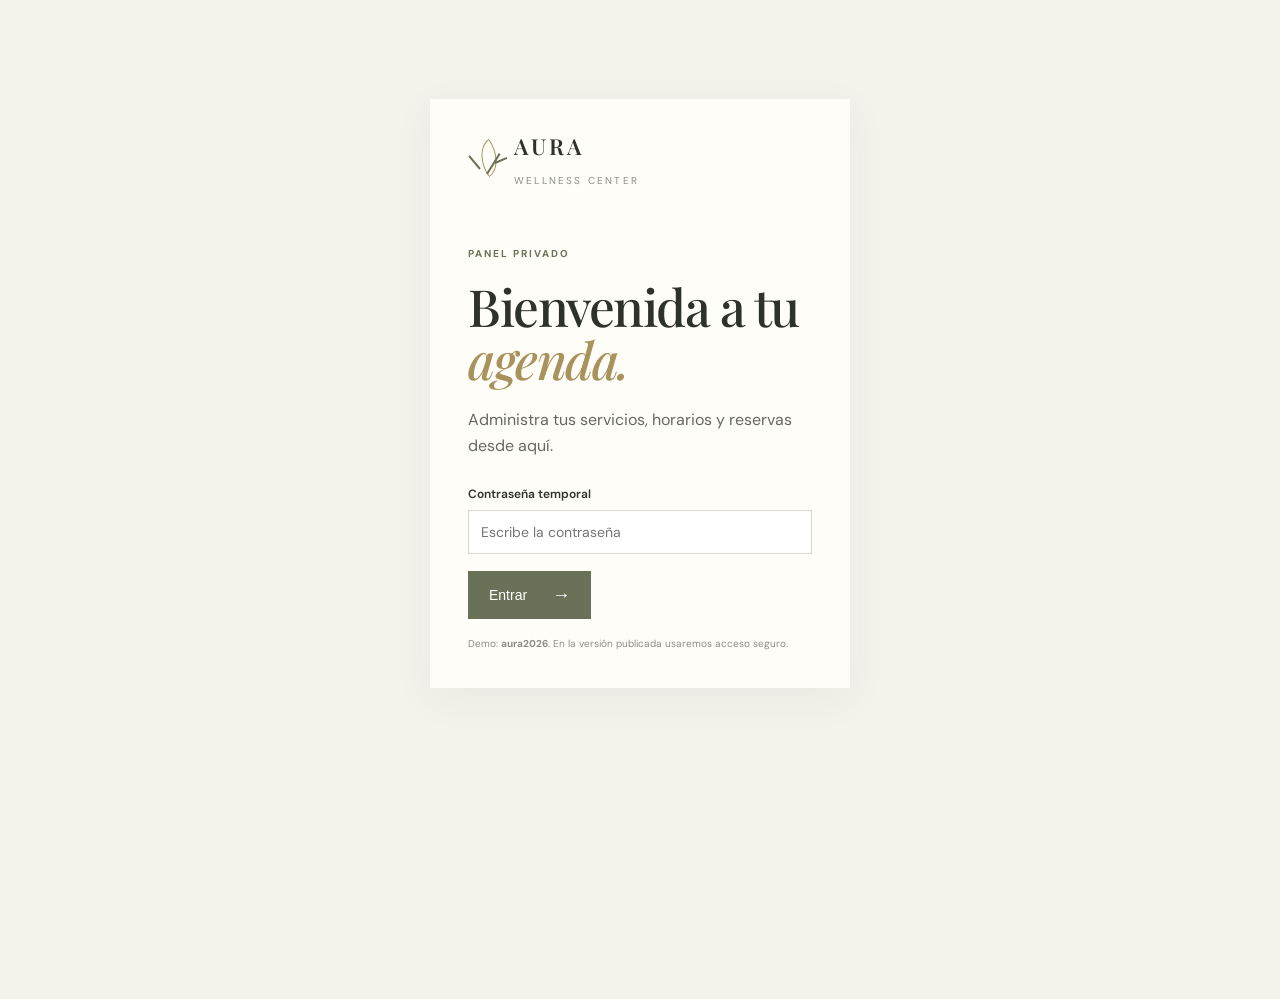
<file: aura-centro-bienestar/admin.html>
<!doctype html><html lang="es"><head><meta charset="UTF-8"><meta name="viewport" content="width=device-width,initial-scale=1.0"><title>Administración | Aura</title><link rel="preconnect" href="https://fonts.googleapis.com"><link rel="preconnect" href="https://fonts.gstatic.com" crossorigin><link href="https://fonts.googleapis.com/css2?family=DM+Sans:wght@400;500;600;700&family=Playfair+Display:ital,wght@0,500;0,600;1,500&display=swap" rel="stylesheet"><link rel="stylesheet" href="styles.css"></head><body class="admin-page"><main id="login" class="login-card"><a class="brand" href="index.html"><span class="brand-mark"><i></i><i></i><i></i></span><span><strong>AURA</strong><small>wellness center</small></span></a><p class="eyebrow">Panel privado</p><h1>Bienvenida a tu <em>agenda.</em></h1><p>Administra tus servicios, horarios y reservas desde aquí.</p><form id="login-form"><label>Contraseña temporal<input id="password" type="password" required placeholder="Escribe la contraseña"></label><button class="button" type="submit">Entrar <span>→</span></button><small>Demo: <b>aura2026</b>. En la versión publicada usaremos acceso seguro.</small></form></main><main id="dashboard" hidden><aside class="admin-side"><a class="brand" href="index.html"><span class="brand-mark"><i></i><i></i><i></i></span><span><strong>AURA</strong><small>wellness center</small></span></a><p class="admin-label">Administración</p><nav><a class="active" href="#agenda">Agenda</a><a href="#servicios-admin">Servicios</a><a href="#contenido">Contenido</a></nav><a href="index.html" class="visit-link">↗ Ver sitio web</a></aside><section class="admin-main"><header class="admin-header"><div><p class="eyebrow">Panel de Aura</p><h1>Buenos días, <em>Aura.</em></h1></div><button id="logout" class="outline-button">Salir</button></header><section class="dashboard-section" id="agenda"><div class="section-title"><div><h2>Agenda de citas</h2><p>Revisa y organiza las solicitudes recibidas.</p></div><label class="block-day">Bloquear día<input type="date" id="block-date"><button id="block-button">Bloquear</button></label></div><div class="calendar-hint" id="blocked-days"></div><div id="booking-list" class="booking-list"></div></section><section class="dashboard-section" id="servicios-admin"><div class="section-title"><div><h2>Servicios y horarios</h2><p>Define la duración y las horas disponibles para cada actividad.</p></div><button id="new-service" class="outline-button">+ Nuevo servicio</button></div><div id="service-admin-list" class="admin-service-list"></div><form id="service-form" class="editor-card" hidden><h3 id="service-form-title">Nuevo servicio</h3><input type="hidden" id="service-id"><div class="form-row"><label>Nombre<input id="service-name" required></label><label>Duración (minutos)<input id="service-duration" type="number" min="15" step="15" required></label></div><label>Descripción<textarea id="service-description" rows="2" required></textarea></label><label>Horas disponibles <small>Separadas por coma, por ejemplo: 09:00, 10:30, 14:00</small><input id="service-hours" required></label><div class="editor-actions"><button class="button" type="submit">Guardar servicio</button><button class="plain-button" id="cancel-service" type="button">Cancelar</button></div></form></section><section class="dashboard-section" id="contenido"><div class="section-title"><div><h2>Contenido de la página</h2><p>Edita lo esencial que ven los visitantes.</p></div></div><form id="content-form" class="editor-card"><div class="form-row"><label>Ciudad<input id="business-city" required></label><label>WhatsApp (con indicativo)<input id="business-phone" required></label></div><label>Título principal <small>Puedes usar &lt;em&gt;texto&lt;/em&gt; para resaltarlo.</small><input id="business-title" required></label><label>Texto principal<textarea id="business-text" rows="3" required></textarea></label><button class="button" type="submit">Guardar cambios</button></form></section></section></main><script src="admin.js"></script></body></html>
</file>
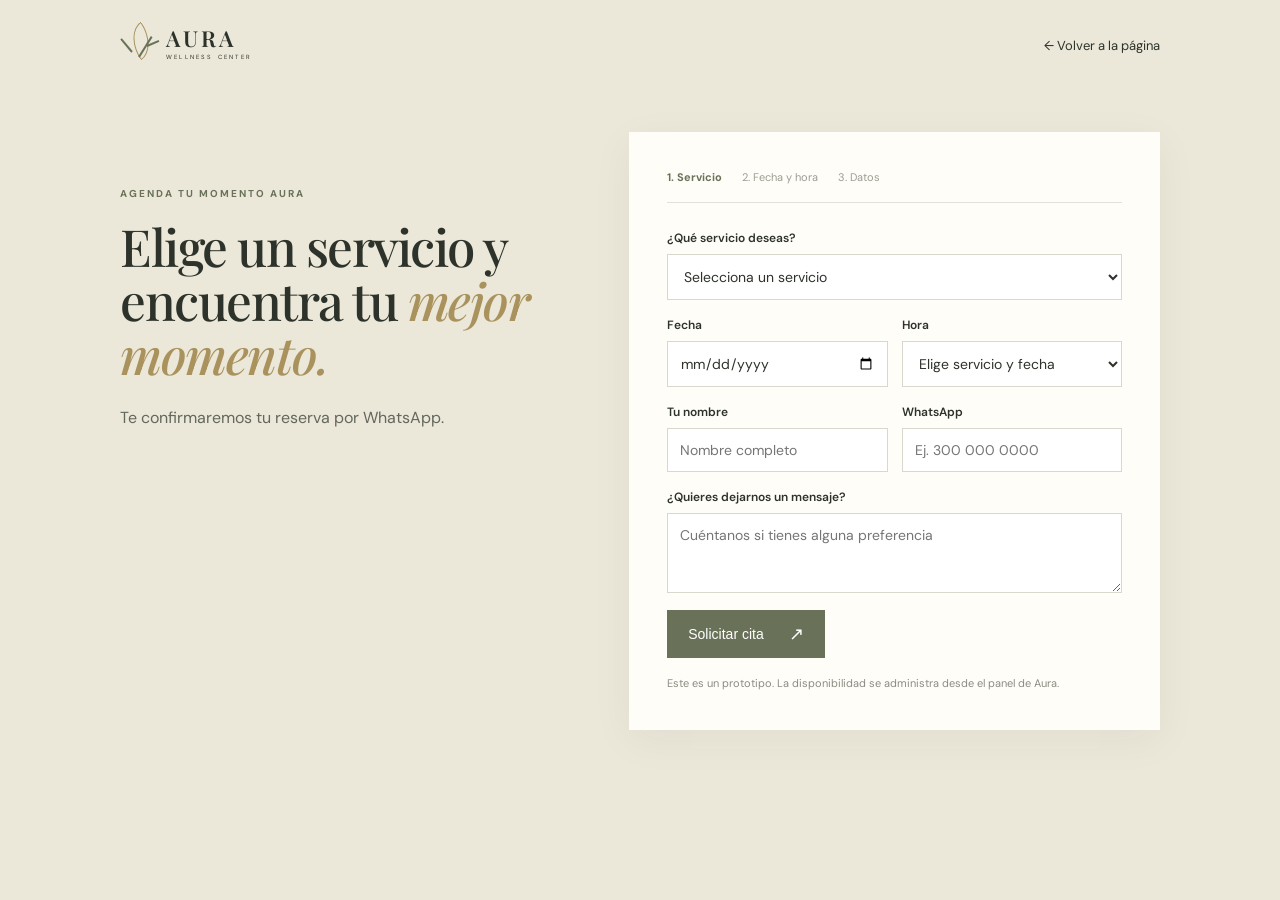
<file: aura-centro-bienestar/reservar.html>
<!doctype html><html lang="es"><head><meta charset="UTF-8"><meta name="viewport" content="width=device-width,initial-scale=1.0"><title>Agenda tu cita | Aura</title><link rel="preconnect" href="https://fonts.googleapis.com"><link rel="preconnect" href="https://fonts.gstatic.com" crossorigin><link href="https://fonts.googleapis.com/css2?family=DM+Sans:wght@400;500;600;700&family=Playfair+Display:ital,wght@0,500;0,600;1,500&display=swap" rel="stylesheet"><link rel="stylesheet" href="styles.css"></head><body class="booking-page"><header class="simple-header"><a class="brand" href="index.html"><span class="brand-mark"><i></i><i></i><i></i></span><span><strong>AURA</strong><small>wellness center</small></span></a><a href="index.html" class="back-link">← Volver a la página</a></header><main class="booking-shell"><section class="booking-intro"><p class="eyebrow">Agenda tu momento Aura</p><h1>Elige un servicio y encuentra tu <em>mejor momento.</em></h1><p>Te confirmaremos tu reserva por WhatsApp.</p></section><section class="booking-card"><div class="steps"><span class="active">1. Servicio</span><span>2. Fecha y hora</span><span>3. Datos</span></div><form id="booking-form"><label>¿Qué servicio deseas?<select id="service" required></select></label><div class="form-row"><label>Fecha<input type="date" id="date" required></label><label>Hora<select id="time" required><option value="">Primero elige una fecha</option></select></label></div><div class="form-row"><label>Tu nombre<input id="name" required placeholder="Nombre completo"></label><label>WhatsApp<input id="phone" required placeholder="Ej. 300 000 0000"></label></div><label>¿Quieres dejarnos un mensaje?<textarea id="message" rows="3" placeholder="Cuéntanos si tienes alguna preferencia"></textarea></label><button class="button" type="submit">Solicitar cita <span>↗</span></button><p class="booking-help">Este es un prototipo. La disponibilidad se administra desde el panel de Aura.</p></form><div class="success-message" id="success" hidden><span>✦</span><h2>¡Solicitud recibida!</h2><p>Tu cita quedó registrada. Aura se comunicará contigo para confirmarla.</p><a class="button" href="index.html">Volver al inicio</a></div></section></main><script src="booking.js"></script></body></html>
</file>
<file: aura-centro-bienestar/styles.css>
:root{--ink:#2d332a;--olive:#697258;--sage:#c8cbb6;--cream:#f8f6ef;--sand:#e8e0cf;--gold:#a9925c;--line:rgba(45,51,42,.14)}*{box-sizing:border-box}html{scroll-behavior:smooth}body{margin:0;background:var(--cream);color:var(--ink);font-family:"DM Sans",sans-serif;font-size:16px}.header{height:88px;display:flex;align-items:center;justify-content:space-between;max-width:1240px;margin:auto;padding:0 32px}.brand{display:flex;align-items:center;gap:9px;color:var(--ink);text-decoration:none}.brand strong{font-family:"Playfair Display",serif;font-size:22px;letter-spacing:3px;font-weight:600;display:block;line-height:.85}.brand small{font-size:6px;letter-spacing:2.2px;text-transform:uppercase;display:block;text-align:center;margin-top:5px}.brand-mark{width:37px;height:42px;display:block;position:relative}.brand-mark:before{content:"";position:absolute;border:1.5px solid var(--gold);width:20px;height:30px;border-radius:100% 0 100% 0;transform:rotate(-35deg);left:10px;top:1px}.brand-mark i{position:absolute;background:var(--olive);width:2px;height:24px;left:18px;top:9px;transform:rotate(32deg);transform-origin:bottom}.brand-mark i:nth-child(2){height:17px;left:11px;top:11px;transform:rotate(-40deg)}.brand-mark i:nth-child(3){height:13px;left:26px;top:9px;transform:rotate(67deg)}.nav{display:flex;align-items:center;gap:28px}.nav>a{color:var(--ink);text-decoration:none;font-size:14px}.button{display:inline-flex;align-items:center;gap:25px;background:var(--olive);border:1px solid var(--olive);color:white;padding:15px 20px;text-decoration:none;font-size:14px;transition:.25s}.button:hover{background:var(--ink);border-color:var(--ink);transform:translateY(-2px)}.button span{font-size:18px;line-height:10px}.button-small{padding:10px 16px;margin-left:8px}.menu-button{display:none;background:none;border:0;width:34px;padding:8px}.menu-button span{background:var(--ink);display:block;height:1px;margin:6px 0}.hero{min-height:590px;max-width:1240px;margin:0 auto;display:grid;grid-template-columns:1.05fr .95fr;gap:65px;padding:70px 32px 78px}.eyebrow{text-transform:uppercase;letter-spacing:2px;font-size:10px;font-weight:700;color:var(--olive);margin:0 0 20px}.hero h1,.intro h2,.section-heading h2,.ritual h2,.contact h2{font-family:"Playfair Display",serif;font-size:clamp(42px,5vw,68px);line-height:1.06;font-weight:500;letter-spacing:-2.3px;margin:0}.hero h1 em,h2 em{font-weight:500;color:var(--gold)}.hero-text{line-height:1.65;max-width:470px;color:#606458;margin:27px 0 31px}.hero-actions{display:flex;align-items:center;gap:30px}.text-link{font-size:13px;color:var(--ink);text-decoration:none;border-bottom:1px solid var(--ink);padding-bottom:5px}.text-link span{margin-left:5px}.hero-note{display:flex;gap:9px;align-items:center;margin-top:60px;font-size:12px;color:#606458}.heart{font-size:20px;color:var(--gold)}.hero-art{position:relative;min-height:440px;background:linear-gradient(145deg,#d9d7c8,#b4b59f);overflow:hidden}.sun{position:absolute;width:275px;height:275px;border-radius:50%;background:#dfc58c;right:-45px;top:-53px;opacity:.65}.arch{position:absolute;width:280px;height:360px;border:48px solid #f2eedf;border-bottom:0;border-radius:150px 150px 0 0;bottom:0;left:15%}.leaf{position:absolute;background:var(--olive);width:84px;height:180px;border-radius:100% 0 100% 0;transform:rotate(-37deg);opacity:.85}.leaf-one{bottom:65px;right:44px}.leaf-two{height:130px;width:63px;bottom:24px;right:108px;transform:rotate(33deg);background:#849075}.art-card{position:absolute;left:0;bottom:0;width:55%;padding:30px;background:#fcfaf3;color:var(--olive);font-family:"Playfair Display",serif}.art-card span,.art-card small{font-family:"DM Sans",sans-serif;display:block;font-size:10px;letter-spacing:1px;text-transform:uppercase}.art-card strong{font-size:34px;font-style:italic;font-weight:500;display:block;margin:4px 0 9px}.intro{background:#ebe7d9;text-align:center;padding:92px 24px}.intro h2{font-size:clamp(36px,4vw,54px)}.intro>p:not(.eyebrow){max-width:590px;line-height:1.7;color:#62665b;margin:25px auto 42px}.intro-stats{display:flex;justify-content:center;gap:0}.intro-stats div{display:flex;flex-direction:column;padding:0 40px;border-right:1px solid var(--line)}.intro-stats div:last-child{border:0}.intro-stats strong{font-family:"Playfair Display",serif;font-size:22px;font-weight:500}.intro-stats span{font-size:11px;text-transform:uppercase;letter-spacing:1px;color:#77796f;margin-top:4px}.services{padding:115px max(32px,calc((100% - 1176px)/2))}.section-heading{display:flex;justify-content:space-between;align-items:end;gap:30px;margin-bottom:50px}.section-heading h2{max-width:700px;font-size:clamp(36px,4vw,55px)}.section-heading>p{max-width:270px;color:#6e7069;font-size:14px;line-height:1.6;margin:0 0 6px}.service-grid{display:grid;grid-template-columns:repeat(3,1fr);gap:14px}.service-card{min-height:280px;background:#eff0e8;padding:27px;position:relative;display:flex;flex-direction:column}.service-card:nth-child(2),.service-card:nth-child(5){background:#e5ddcf}.service-card.featured{background:var(--olive);color:#fff}.service-number{font-size:11px;letter-spacing:1px;opacity:.7}.service-icon{font-size:36px;font-family:"Playfair Display",serif;margin:22px 0 13px;color:var(--gold)}.service-card h3{font-family:"Playfair Display",serif;font-size:25px;font-weight:500;margin:0 0 10px}.service-card p{font-size:13px;line-height:1.55;max-width:280px;margin:0;color:#63675c}.featured p{color:#edf0e7}.service-card a{color:inherit;text-decoration:none;font-size:12px;border-bottom:1px solid currentColor;align-self:flex-start;margin-top:auto;padding-bottom:4px}.service-card a span{margin-left:13px;font-size:16px}.ritual{display:grid;grid-template-columns:1fr 1fr;background:#d3d5c5}.ritual-image{min-height:520px;background:linear-gradient(155deg,rgba(70,81,54,.16),rgba(255,255,255,.06)),url('https://images.unsplash.com/photo-1540555700478-4be289fbecef?auto=format&fit=crop&w=1200&q=80') center/cover;display:flex;align-items:end;padding:38px}.ritual-image span{font:italic 38px/1.08 "Playfair Display",serif;color:#fff}.ritual-copy{display:flex;flex-direction:column;justify-content:center;align-items:flex-start;padding:60px max(35px,calc((100% - 520px)/2))}.ritual-copy h2{font-size:clamp(38px,4vw,55px)}.ritual-copy>p:not(.eyebrow){max-width:400px;line-height:1.7;color:#5f6657;margin:25px 0 30px}.contact{text-align:center;background:var(--olive);color:white;padding:100px 24px}.contact .eyebrow{color:#e8dbc0}.contact h2{max-width:730px;margin:auto;font-size:clamp(40px,5vw,63px)}.contact h2 em{color:#f1dfb9}.contact>p:not(.eyebrow){margin:24px auto 30px;color:#eef0e5;font-size:14px}.button-light{background:#f4f0e6;border-color:#f4f0e6;color:var(--ink)}.button-light:hover{background:#fff;border-color:#fff}footer{max-width:1240px;margin:auto;padding:42px 32px;display:flex;justify-content:space-between;align-items:center;font-size:12px;color:#77796e}footer p{margin:4px 0}.footer-note{font-size:10px}.whatsapp{position:fixed;right:20px;bottom:20px;width:53px;height:53px;background:#4e8462;color:white;border-radius:50%;display:grid;place-items:center;font-size:31px;text-decoration:none;box-shadow:0 4px 16px #0003}
@media(max-width:750px){.header{height:76px;padding:0 20px}.nav{display:none;position:absolute;z-index:10;top:76px;left:0;right:0;background:var(--cream);padding:22px;flex-direction:column;align-items:flex-start;gap:20px;border-top:1px solid var(--line);box-shadow:0 10px 20px #0001}.nav.open{display:flex}.menu-button{display:block}.hero{display:flex;flex-direction:column;padding:47px 22px 0;gap:40px}.hero h1{font-size:47px}.hero-actions{align-items:flex-start;flex-direction:column;gap:22px}.hero-note{margin-top:34px}.hero-art{min-height:370px;margin:0 -22px}.intro{padding:75px 22px}.intro-stats div{padding:0 17px}.intro-stats strong{font-size:18px}.services{padding:75px 22px}.section-heading{display:block;margin-bottom:30px}.section-heading>p{margin-top:18px}.service-grid{grid-template-columns:1fr 1fr;gap:9px}.service-card{min-height:290px;padding:20px}.service-card h3{font-size:22px}.ritual{grid-template-columns:1fr}.ritual-image{min-height:390px}.ritual-copy{padding:65px 22px}.contact{padding:78px 22px}footer{padding:35px 22px;display:grid;grid-template-columns:1fr 1fr;gap:22px}.footer-note{grid-column:1/-1}.footer-brand{align-self:start}}@media(max-width:400px){.service-grid{grid-template-columns:1fr}.service-card{min-height:230px}.intro-stats div{padding:0 11px}.intro-stats strong{font-size:16px}.intro-stats span{font-size:9px}}
.booking-page{min-height:100vh;background:#ebe7d9}.simple-header{max-width:1100px;margin:auto;padding:24px 30px;display:flex;align-items:center;justify-content:space-between}.back-link{font-size:13px;color:var(--ink);text-decoration:none}.booking-shell{max-width:1100px;margin:42px auto 0;display:grid;grid-template-columns:.9fr 1.1fr;gap:75px;padding:0 30px 90px}.booking-intro{padding-top:55px}.booking-intro h1,.login-card h1,.admin-header h1{font:500 clamp(37px,4vw,56px)/1.05 "Playfair Display",serif;letter-spacing:-1.5px;margin:0}.booking-intro h1 em,.login-card h1 em,.admin-header h1 em{color:var(--gold)}.booking-intro>p:last-child{line-height:1.65;color:#63675c;margin-top:24px}.booking-card,.login-card{background:#fffdf8;padding:38px;box-shadow:0 10px 40px #3b40300d}.steps{display:flex;gap:20px;font-size:11px;color:#9b9c92;border-bottom:1px solid var(--line);padding-bottom:18px;margin-bottom:27px}.steps .active{color:var(--olive);font-weight:700}label{font-size:12px;font-weight:600;display:flex;flex-direction:column;gap:8px;margin-bottom:17px}input,select,textarea{width:100%;border:1px solid #d9d8ce;background:#fff;padding:12px;font:14px "DM Sans",sans-serif;color:var(--ink);outline-color:var(--olive)}textarea{resize:vertical}.form-row{display:grid;grid-template-columns:1fr 1fr;gap:14px}.booking-help{color:#8a8c83;font-size:11px;line-height:1.45;margin:18px 0 0}.success-message{text-align:center;padding:35px 10px}.success-message>span{font-size:35px;color:var(--gold)}.success-message h2{font:500 33px "Playfair Display",serif;margin:12px}.success-message p{line-height:1.6;color:#65685e;margin-bottom:25px}.admin-page{background:#f4f2eb;min-height:100vh}.login-card{width:min(420px,calc(100% - 40px));margin:11vh auto}.login-card .brand{margin-bottom:60px}.login-card>p:not(.eyebrow){color:#66695f;line-height:1.6;margin:20px 0 28px}.login-card small{display:block;color:#8c8d85;margin-top:18px;font-size:10px}.admin-page [hidden]{display:none!important}.admin-side{position:fixed;inset:0 auto 0 0;width:230px;background:var(--ink);padding:34px 26px;color:#fff;display:flex;flex-direction:column}.admin-side .brand{color:#fff}.admin-side .brand-mark:before{border-color:#dfc985}.admin-side .brand-mark i{background:#d6d9c7}.admin-label{color:#aeb3a0;font-size:10px;letter-spacing:1.5px;text-transform:uppercase;margin:70px 0 12px}.admin-side nav{display:flex;flex-direction:column;gap:4px}.admin-side nav a{color:#c2c6b9;text-decoration:none;padding:11px 12px;font-size:13px}.admin-side nav a.active,.admin-side nav a:hover{background:#464c41;color:white}.visit-link{margin-top:auto;color:#dcd1b2;font-size:12px;text-decoration:none}.admin-main{margin-left:230px;max-width:1180px;padding:48px 55px}.admin-header{display:flex;align-items:center;justify-content:space-between;margin-bottom:48px}.admin-header h1{font-size:43px}.outline-button,.plain-button,.booking-actions button,.block-day button{background:transparent;border:1px solid var(--olive);color:var(--olive);padding:9px 13px;font:12px "DM Sans",sans-serif;cursor:pointer}.dashboard-section{background:#fffdf8;padding:28px;margin-bottom:22px}.section-title{display:flex;justify-content:space-between;align-items:start;gap:18px;border-bottom:1px solid var(--line);padding-bottom:20px;margin-bottom:18px}.section-title h2{font:500 27px "Playfair Display",serif;margin:0}.section-title p{margin:7px 0 0;font-size:12px;color:#71736c}.block-day{display:grid;grid-template-columns:1fr auto;gap:0;font-size:10px;color:#6c7066}.block-day input{padding:7px;font-size:11px}.block-day button{grid-column:2;padding:7px}.calendar-hint{font-size:11px;color:#8c8d85;margin-bottom:14px}.booking-list{display:grid;gap:8px}.booking-item{border:1px solid #e7e4da;padding:14px;display:grid;grid-template-columns:80px 1fr auto;gap:15px;align-items:center}.booking-date{color:var(--olive);display:flex;flex-direction:column;font-size:11px}.booking-date strong{font-size:17px}.booking-item h3{font-size:14px;margin:0 0 5px}.booking-item p{font-size:11px;color:#777970;margin:0}.status{font-size:9px;font-weight:500;text-transform:uppercase;padding:3px 6px;background:#eae6d7;color:#756c52}.status.confirmed{background:#d9e4d5;color:#466142}.status.cancelled{background:#eadcdc;color:#8b4c4c}.booking-actions{display:flex;gap:6px}.booking-actions button{padding:6px 8px;font-size:10px}.admin-service-list{display:grid;gap:8px}.admin-service{border:1px solid #e7e4da;padding:14px;display:flex;justify-content:space-between;align-items:center}.admin-service>div{display:grid;grid-template-columns:31px 1fr;column-gap:10px}.admin-service span{grid-row:1/3;font-size:24px;color:var(--gold)}.admin-service h3{margin:0;font:500 18px "Playfair Display",serif}.admin-service p{font-size:11px;color:#73766c;margin:3px 0}.editor-card{background:#f3f1e8;padding:24px;margin-top:18px}.editor-card h3{font:500 23px "Playfair Display",serif;margin:0 0 18px}.editor-card small{font-size:10px;font-weight:400;color:#777970}.editor-actions{display:flex;align-items:center;gap:17px}.plain-button{border:0;padding:0;color:#65685e}
.gallery-section{max-width:1240px;margin:auto;padding:110px 32px}.gallery-heading{display:flex;align-items:end;justify-content:space-between;margin-bottom:38px}.gallery-heading h2{font:500 clamp(36px,4vw,54px)/1.08 "Playfair Display",serif;letter-spacing:-1.6px;margin:0}.gallery-heading h2 em{color:var(--gold)}.gallery-grid{display:grid;grid-template-columns:1.15fr .85fr .85fr;gap:14px}.gallery-grid img{display:block;width:100%;height:290px;object-fit:cover;filter:saturate(.78)}.gallery-grid img:first-child{height:430px;grid-row:span 2}.location{display:grid;grid-template-columns:.85fr 1.15fr;min-height:385px;background:#e7e0d1}.location-copy{padding:70px max(30px,calc((100% - 490px)/2));display:flex;flex-direction:column;justify-content:center}.location-copy h2{font:500 clamp(34px,3.7vw,51px)/1.08 "Playfair Display",serif;letter-spacing:-1.6px;margin:0}.location-copy h2 em{color:var(--gold)}.location-copy>p:not(.eyebrow){line-height:1.65;color:#66685f;max-width:320px;margin:22px 0 0}.location iframe{border:0;width:100%;height:100%;min-height:385px;filter:grayscale(.55) saturate(.65)}.image-editor{display:grid;grid-template-columns:1fr 1fr;gap:0 14px}.image-editor>label:first-child,.image-editor>label:last-child{grid-column:1/-1}
@media(max-width:750px){.simple-header{padding:20px}.booking-shell{display:block;margin-top:0;padding:0 20px 55px}.booking-intro{padding:35px 0}.booking-card{padding:25px 18px}.form-row{grid-template-columns:1fr}.admin-side{position:relative;width:auto;min-height:0;padding:22px;flex-direction:row;align-items:center;gap:20px}.admin-side .admin-label,.admin-side nav{display:none}.visit-link{margin:0 0 0 auto}.admin-main{margin:0;padding:30px 15px}.admin-header{margin-bottom:28px}.admin-header h1{font-size:35px}.dashboard-section{padding:18px}.section-title{display:block}.block-day{margin-top:17px;max-width:250px}.booking-item{grid-template-columns:55px 1fr}.booking-actions{grid-column:2}.admin-service{align-items:start}.admin-service .outline-button{margin-left:8px}.steps{gap:9px;font-size:10px}.gallery-section{padding:75px 22px}.gallery-heading{display:block}.gallery-heading .eyebrow{margin-bottom:12px}.gallery-grid{grid-template-columns:1fr 1fr;gap:8px;margin-top:28px}.gallery-grid img,.gallery-grid img:first-child{height:185px;grid-row:auto}.gallery-grid img:first-child{grid-column:1/-1;height:290px}.location{grid-template-columns:1fr}.location-copy{padding:65px 22px}.location iframe{min-height:310px}.image-editor{grid-template-columns:1fr}}
</file>
